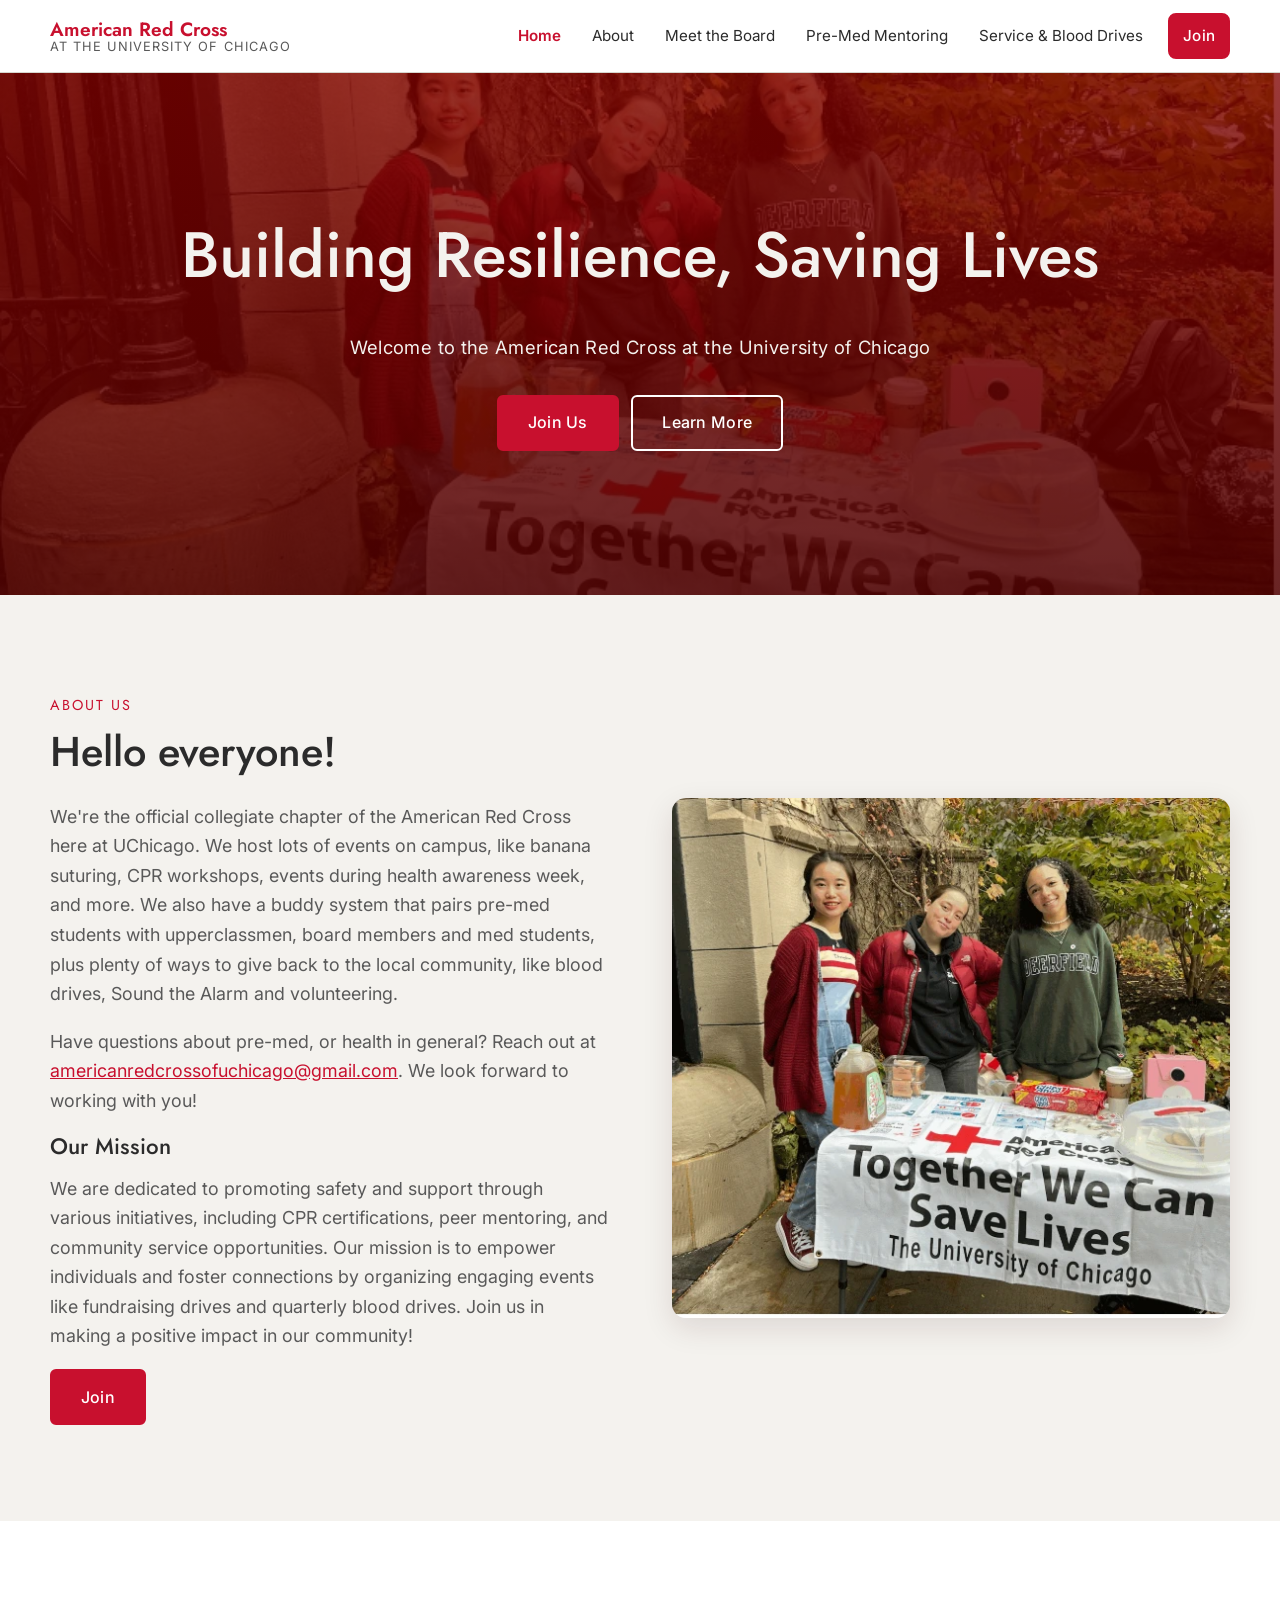
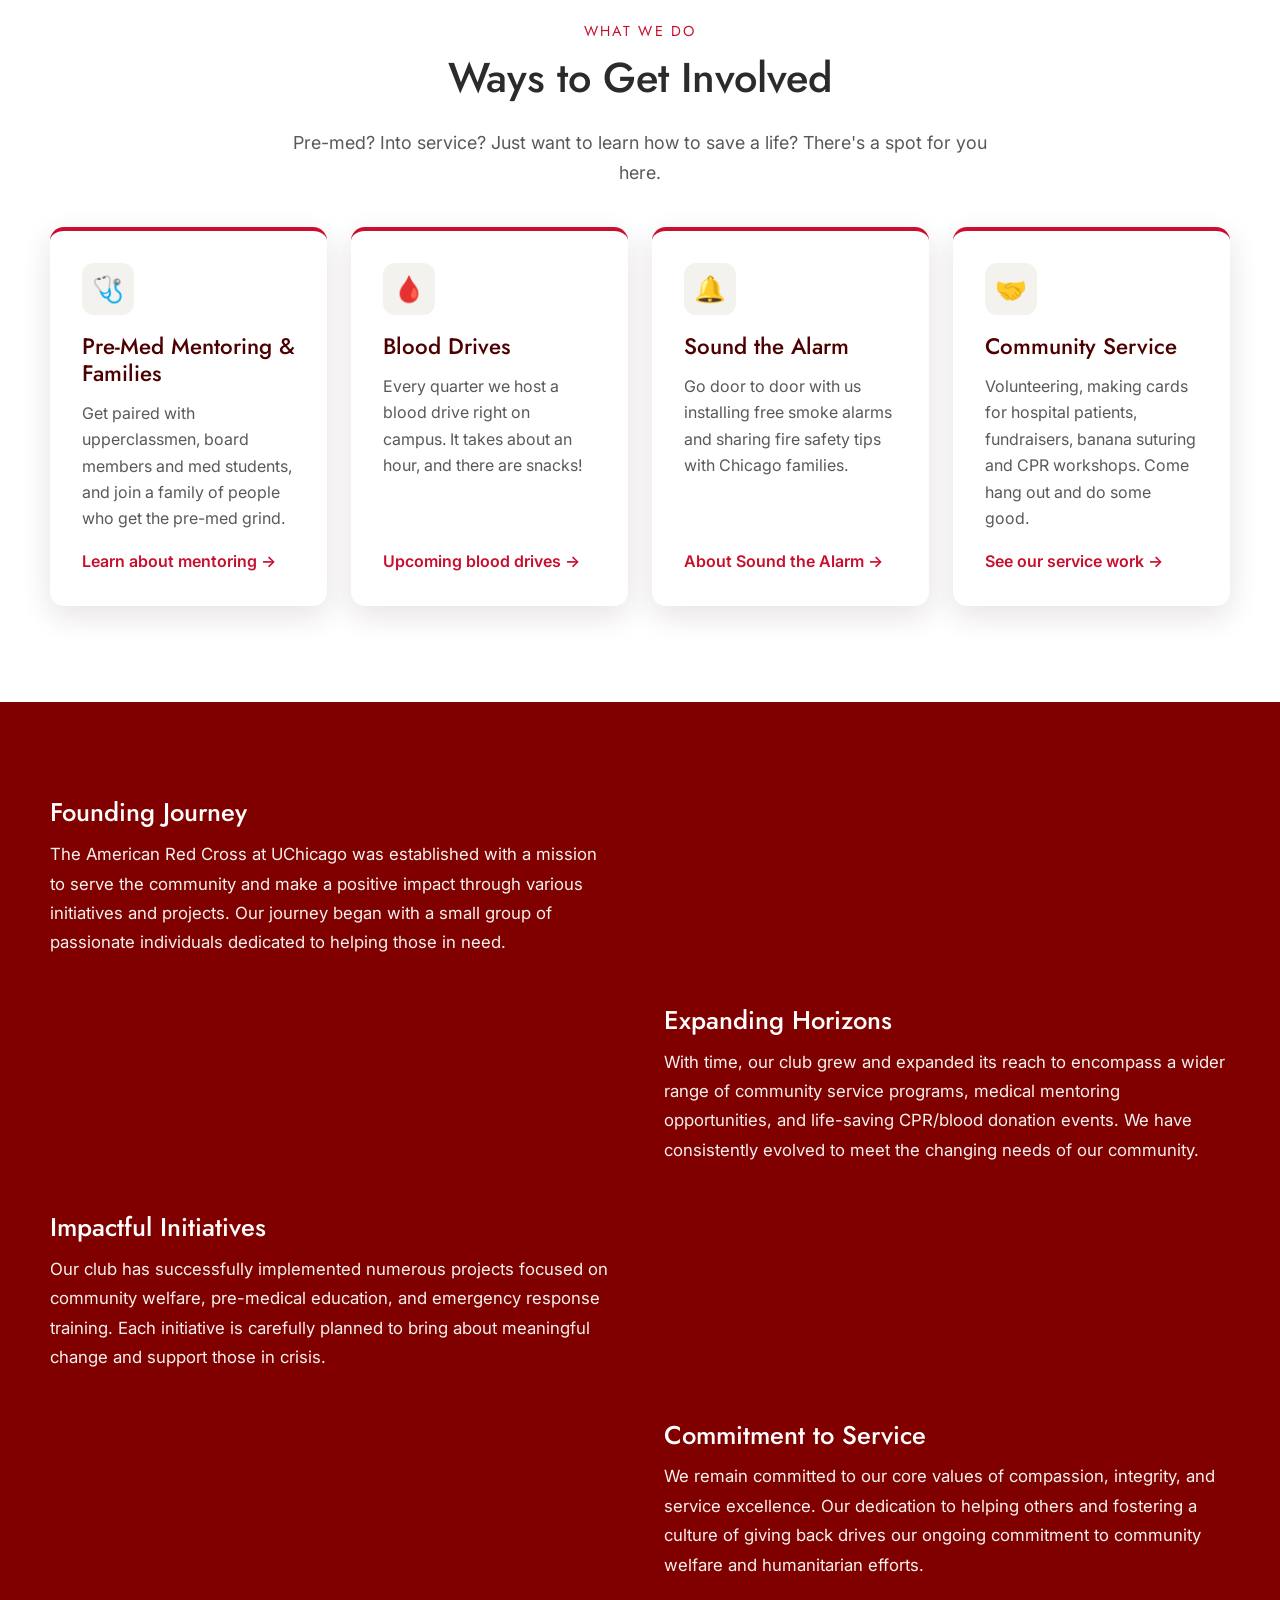
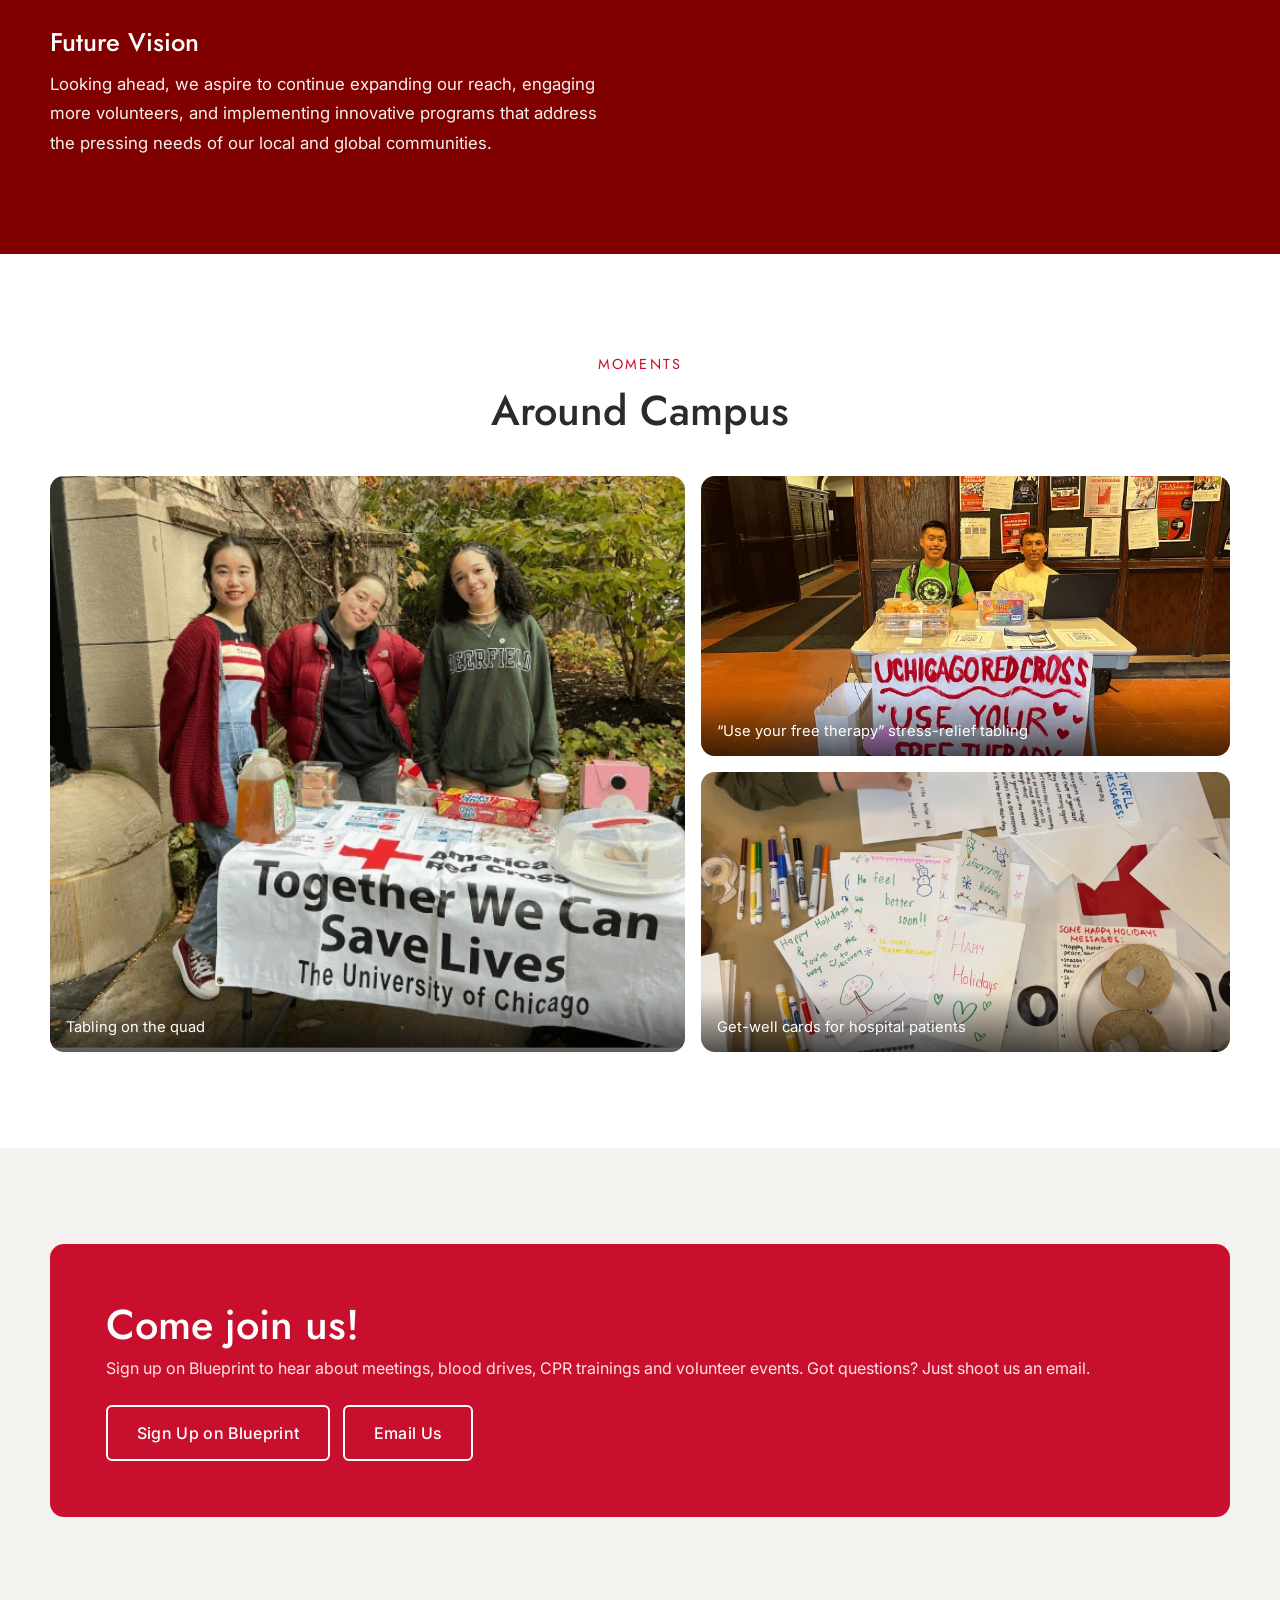
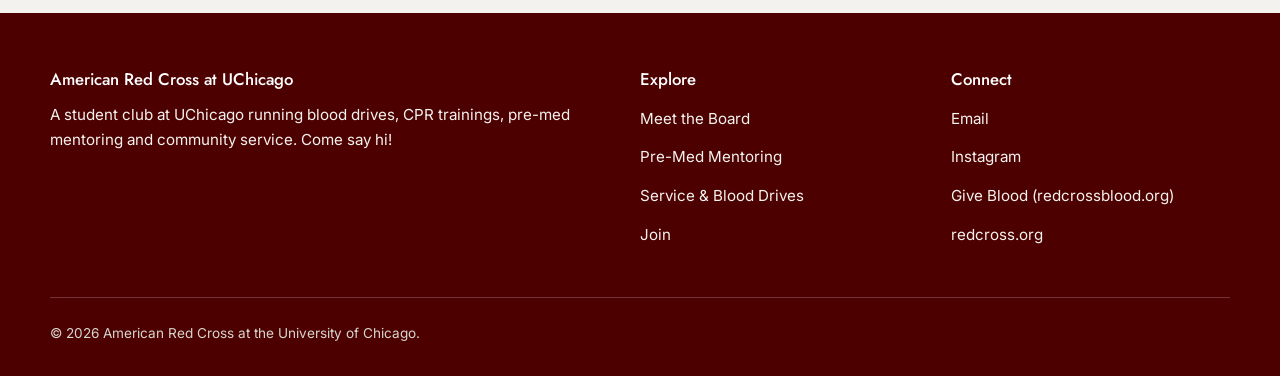
<file: index.html>
<!DOCTYPE html>
<html lang="en">
<head>
  <meta charset="UTF-8" />
  <meta name="viewport" content="width=device-width, initial-scale=1.0" />
  <title>American Red Cross at UChicago | Building Resilience, Saving Lives</title>
  <meta name="description" content="The American Red Cross club at the University of Chicago: CPR certifications, pre-med mentoring, community service, blood drives and Sound the Alarm." />
  <link rel="preconnect" href="https://fonts.googleapis.com" />
  <link rel="preconnect" href="https://fonts.gstatic.com" crossorigin />
  <link href="https://fonts.googleapis.com/css2?family=Inter:wght@400;500;600;700&family=Jost:wght@400;500;600&display=swap" rel="stylesheet" />
  <link rel="stylesheet" href="assets/css/styles.css" />
</head>
<body>
  <a class="skip-link" href="#main">Skip to content</a>

  <header class="site-header">
    <nav class="container nav" aria-label="Main">
      <a class="brand" href="index.html">
        <span class="brand-top">American Red Cross</span>
        <span class="brand-bottom">at the University of Chicago</span>
      </a>
      <button class="nav-toggle" aria-expanded="false" aria-controls="nav-links" aria-label="Open menu">☰</button>
      <ul class="nav-links" id="nav-links">
        <li><a href="index.html" aria-current="page">Home</a></li>
        <li><a href="index.html#about">About</a></li>
        <li><a href="board.html">Meet the Board</a></li>
        <li><a href="mentoring.html">Pre-Med Mentoring</a></li>
        <li><a href="service.html">Service &amp; Blood Drives</a></li>
        <li><a class="btn" href="index.html#join">Join</a></li>
      </ul>
    </nav>
  </header>

  <main id="main">
    <!-- Hero -->
    <section class="hero">
      <div class="container">
        <h1>Building Resilience, Saving Lives</h1>
        <p>Welcome to the American Red Cross at the University of Chicago</p>
        <div class="btn-row">
          <a class="btn" href="#join">Join Us</a>
          <a class="btn btn-outline" href="#about">Learn More</a>
        </div>
      </div>
    </section>

    <!-- About / mission -->
    <section class="section section-cream" id="about">
      <div class="container split">
        <div class="reveal">
          <span class="eyebrow">About Us</span>
          <h2>Hello everyone!</h2>
          <p class="lead">
            We're the official collegiate chapter of the American Red Cross here at UChicago. We host
            lots of events on campus, like banana suturing, CPR workshops, events during health
            awareness week, and more. We also have a buddy system that pairs pre-med students with
            upperclassmen, board members and med students, plus plenty of ways to give back to the local community,
            like blood drives, Sound the Alarm and volunteering.
          </p>
          <p class="lead">
            Have questions about pre-med, or health in general? Reach out at
            <a href="mailto:americanredcrossofuchicago@gmail.com">americanredcrossofuchicago@gmail.com</a>.
            We look forward to working with you!
          </p>
          <h3>Our Mission</h3>
          <p class="lead">
            We are dedicated to promoting safety and support through various initiatives, including
            CPR certifications, peer mentoring, and community service opportunities. Our mission is to
            empower individuals and foster connections by organizing engaging events like fundraising
            drives and quarterly blood drives. Join us in making a positive impact in our community!
          </p>
          <a class="btn" href="#join">Join</a>
        </div>
        <img class="photo reveal" src="assets/img/save-lives-table.webp"
             alt="Three club members smiling behind a table with a 'Together We Can Save Lives, The University of Chicago' Red Cross banner"
             width="820" height="526" />
      </div>
    </section>

    <!-- What we do -->
    <section class="section">
      <div class="container">
        <div class="section-head center reveal">
          <span class="eyebrow">What We Do</span>
          <h2>Ways to Get Involved</h2>
          <p class="lead">Pre-med? Into service? Just want to learn how to save a life? There's a spot for you here.</p>
        </div>
        <div class="cards">
          <article class="card reveal">
            <div class="card-icon" aria-hidden="true">🩺</div>
            <h3>Pre-Med Mentoring &amp; Families</h3>
            <p>Get paired with upperclassmen, board members and med students, and join a family of people who get the pre-med grind.</p>
            <a class="card-link" href="mentoring.html">Learn about mentoring</a>
          </article>
          <article class="card reveal">
            <div class="card-icon" aria-hidden="true">🩸</div>
            <h3>Blood Drives</h3>
            <p>Every quarter we host a blood drive right on campus. It takes about an hour, and there are snacks!</p>
            <a class="card-link" href="service.html#blood-drives">Upcoming blood drives</a>
          </article>
          <article class="card reveal">
            <div class="card-icon" aria-hidden="true">🔔</div>
            <h3>Sound the Alarm</h3>
            <p>Go door to door with us installing free smoke alarms and sharing fire safety tips with Chicago families.</p>
            <a class="card-link" href="service.html#sound-the-alarm">About Sound the Alarm</a>
          </article>
          <article class="card reveal">
            <div class="card-icon" aria-hidden="true">🤝</div>
            <h3>Community Service</h3>
            <p>Volunteering, making cards for hospital patients, fundraisers, banana suturing and CPR workshops. Come hang out and do some good.</p>
            <a class="card-link" href="service.html#community-service">See our service work</a>
          </article>
        </div>
      </div>
    </section>

    <!-- Our story: staggered left/right, like the original site -->
    <section class="section section-maroon" aria-label="Our story">
      <div class="container">
        <div class="story">
          <article class="story-item reveal">
            <h3>Founding Journey</h3>
            <p>The American Red Cross at UChicago was established with a mission to serve the community and make a positive impact through various initiatives and projects. Our journey began with a small group of passionate individuals dedicated to helping those in need.</p>
          </article>
          <article class="story-item reveal">
            <h3>Expanding Horizons</h3>
            <p>With time, our club grew and expanded its reach to encompass a wider range of community service programs, medical mentoring opportunities, and life-saving CPR/blood donation events. We have consistently evolved to meet the changing needs of our community.</p>
          </article>
          <article class="story-item reveal">
            <h3>Impactful Initiatives</h3>
            <p>Our club has successfully implemented numerous projects focused on community welfare, pre-medical education, and emergency response training. Each initiative is carefully planned to bring about meaningful change and support those in crisis.</p>
          </article>
          <article class="story-item reveal">
            <h3>Commitment to Service</h3>
            <p>We remain committed to our core values of compassion, integrity, and service excellence. Our dedication to helping others and fostering a culture of giving back drives our ongoing commitment to community welfare and humanitarian efforts.</p>
          </article>
          <article class="story-item reveal">
            <h3>Future Vision</h3>
            <p>Looking ahead, we aspire to continue expanding our reach, engaging more volunteers, and implementing innovative programs that address the pressing needs of our local and global communities.</p>
          </article>
        </div>
      </div>
    </section>

    <!-- Gallery -->
    <section class="section">
      <div class="container">
        <div class="section-head center reveal">
          <span class="eyebrow">Moments</span>
          <h2>Around Campus</h2>
        </div>
        <div class="gallery reveal">
          <figure>
            <img src="assets/img/save-lives-table.webp" alt="Club members tabling outside on the quad with a Red Cross banner" loading="lazy" width="820" height="526" />
            <figcaption>Tabling on the quad</figcaption>
          </figure>
          <figure>
            <img src="assets/img/free-therapy-table.webp" alt="Two members at a table with a hand-painted 'UChicago Red Cross: Use Your Free Therapy' sign" loading="lazy" width="786" height="596" />
            <figcaption>“Use your free therapy” stress-relief tabling</figcaption>
          </figure>
          <figure>
            <img src="assets/img/get-well-cards.webp" alt="Handmade get-well and happy holidays cards spread across a table with markers" loading="lazy" width="794" height="592" />
            <figcaption>Get-well cards for hospital patients</figcaption>
          </figure>
        </div>
      </div>
    </section>

    <!-- Join -->
    <section class="section section-cream" id="join">
      <div class="container">
        <div class="cta reveal">
          <div>
            <h2>Come join us!</h2>
            <p>Sign up on Blueprint to hear about meetings, blood drives, CPR trainings and volunteer events. Got questions? Just shoot us an email.</p>
          </div>
          <div class="btn-row">
            <!-- TODO: swap in the direct link to our club page on Blueprint -->
            <a class="btn btn-outline" href="https://blueprint.uchicago.edu/">Sign Up on Blueprint</a>
            <a class="btn btn-outline" href="mailto:americanredcrossofuchicago@gmail.com">Email Us</a>
          </div>
        </div>
      </div>
    </section>
  </main>

  <footer class="site-footer">
    <div class="container">
      <div class="footer-grid">
        <div>
          <h4>American Red Cross at UChicago</h4>
          <p>A student club at UChicago running blood drives, CPR trainings, pre-med mentoring and community service. Come say hi!</p>
        </div>
        <div>
          <h4>Explore</h4>
          <ul>
            <li><a href="board.html">Meet the Board</a></li>
            <li><a href="mentoring.html">Pre-Med Mentoring</a></li>
            <li><a href="service.html">Service &amp; Blood Drives</a></li>
            <li><a href="index.html#join">Join</a></li>
          </ul>
        </div>
        <div>
          <h4>Connect</h4>
          <ul>
            <!-- TODO: fill in Instagram link -->
            <li><a href="mailto:americanredcrossofuchicago@gmail.com">Email</a></li>
            <li><a href="https://www.instagram.com/">Instagram</a></li>
            <li><a href="https://www.redcrossblood.org/">Give Blood (redcrossblood.org)</a></li>
            <li><a href="https://www.redcross.org/">redcross.org</a></li>
          </ul>
        </div>
      </div>
      <div class="footer-bottom">
        © <span id="year"></span> American Red Cross at the University of Chicago.
      </div>
    </div>
  </footer>

  <script src="assets/js/main.js"></script>
</body>
</html>
</file>
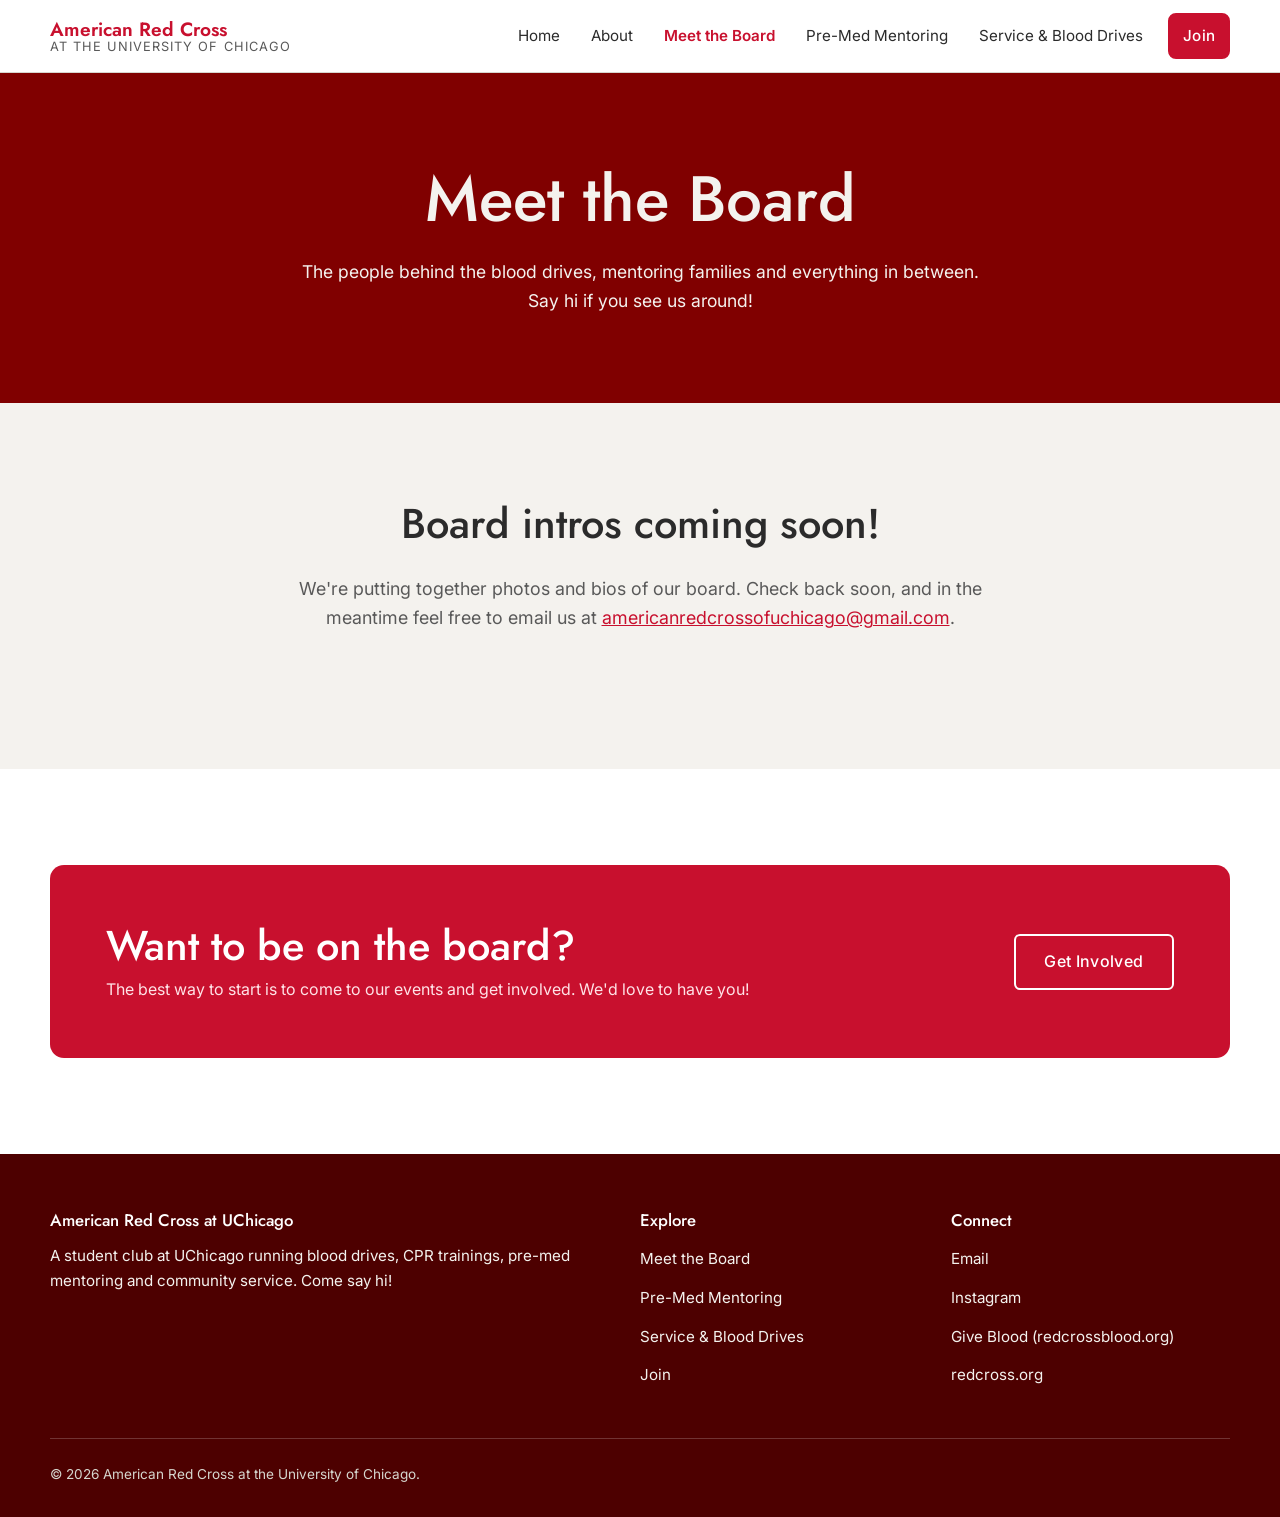
<file: board.html>
<!DOCTYPE html>
<html lang="en">
<head>
  <meta charset="UTF-8" />
  <meta name="viewport" content="width=device-width, initial-scale=1.0" />
  <title>Meet the Board | American Red Cross at UChicago</title>
  <meta name="description" content="Meet the executive board of the American Red Cross club at the University of Chicago." />
  <link rel="preconnect" href="https://fonts.googleapis.com" />
  <link rel="preconnect" href="https://fonts.gstatic.com" crossorigin />
  <link href="https://fonts.googleapis.com/css2?family=Inter:wght@400;500;600;700&family=Jost:wght@400;500;600&display=swap" rel="stylesheet" />
  <link rel="stylesheet" href="assets/css/styles.css" />
</head>
<body>
  <a class="skip-link" href="#main">Skip to content</a>

  <header class="site-header">
    <nav class="container nav" aria-label="Main">
      <a class="brand" href="index.html">
        <span class="brand-top">American Red Cross</span>
        <span class="brand-bottom">at the University of Chicago</span>
      </a>
      <button class="nav-toggle" aria-expanded="false" aria-controls="nav-links" aria-label="Open menu">☰</button>
      <ul class="nav-links" id="nav-links">
        <li><a href="index.html">Home</a></li>
        <li><a href="index.html#about">About</a></li>
        <li><a href="board.html" aria-current="page">Meet the Board</a></li>
        <li><a href="mentoring.html">Pre-Med Mentoring</a></li>
        <li><a href="service.html">Service &amp; Blood Drives</a></li>
        <li><a class="btn" href="index.html#join">Join</a></li>
      </ul>
    </nav>
  </header>

  <main id="main">
    <section class="page-hero">
      <div class="container">
        <h1>Meet the Board</h1>
        <p>The people behind the blood drives, mentoring families and everything in between. Say hi if you see us around!</p>
      </div>
    </section>

    <section class="section section-cream">
      <div class="container">
        <div class="section-head center reveal">
          <h2>Board intros coming soon!</h2>
          <p class="lead">We're putting together photos and bios of our board. Check back soon, and in the meantime feel free to email us at <a href="mailto:americanredcrossofuchicago@gmail.com">americanredcrossofuchicago@gmail.com</a>.</p>
        </div>
        <!--
          TO ADD BOARD MEMBERS LATER
          1. Delete the "coming soon" block above.
          2. Put headshots in assets/img/board/ (square photos look best).
          3. Uncomment the grid below and copy/paste one <article class="member"> per person.

        <div class="board-grid">
          <article class="member reveal">
            <div class="member-photo"><img src="assets/img/board/first-last.jpg" alt="First Last" /></div>
            <div class="member-body">
              <h3>First Last</h3>
              <div class="member-role">Position</div>
              <p class="member-meta">Class of 20XX · Major</p>
            </div>
          </article>
        </div>
        -->
      </div>
    </section>

    <section class="section">
      <div class="container">
        <div class="cta reveal">
          <div>
            <h2>Want to be on the board?</h2>
            <p>The best way to start is to come to our events and get involved. We'd love to have you!</p>
          </div>
          <a class="btn btn-outline" href="index.html#join">Get Involved</a>
        </div>
      </div>
    </section>
  </main>

  <footer class="site-footer">
    <div class="container">
      <div class="footer-grid">
        <div>
          <h4>American Red Cross at UChicago</h4>
          <p>A student club at UChicago running blood drives, CPR trainings, pre-med mentoring and community service. Come say hi!</p>
        </div>
        <div>
          <h4>Explore</h4>
          <ul>
            <li><a href="board.html">Meet the Board</a></li>
            <li><a href="mentoring.html">Pre-Med Mentoring</a></li>
            <li><a href="service.html">Service &amp; Blood Drives</a></li>
            <li><a href="index.html#join">Join</a></li>
          </ul>
        </div>
        <div>
          <h4>Connect</h4>
          <ul>
            <!-- TODO: fill in Instagram link -->
            <li><a href="mailto:americanredcrossofuchicago@gmail.com">Email</a></li>
            <li><a href="https://www.instagram.com/">Instagram</a></li>
            <li><a href="https://www.redcrossblood.org/">Give Blood (redcrossblood.org)</a></li>
            <li><a href="https://www.redcross.org/">redcross.org</a></li>
          </ul>
        </div>
      </div>
      <div class="footer-bottom">
        © <span id="year"></span> American Red Cross at the University of Chicago.
      </div>
    </div>
  </footer>

  <script src="assets/js/main.js"></script>
</body>
</html>
</file>
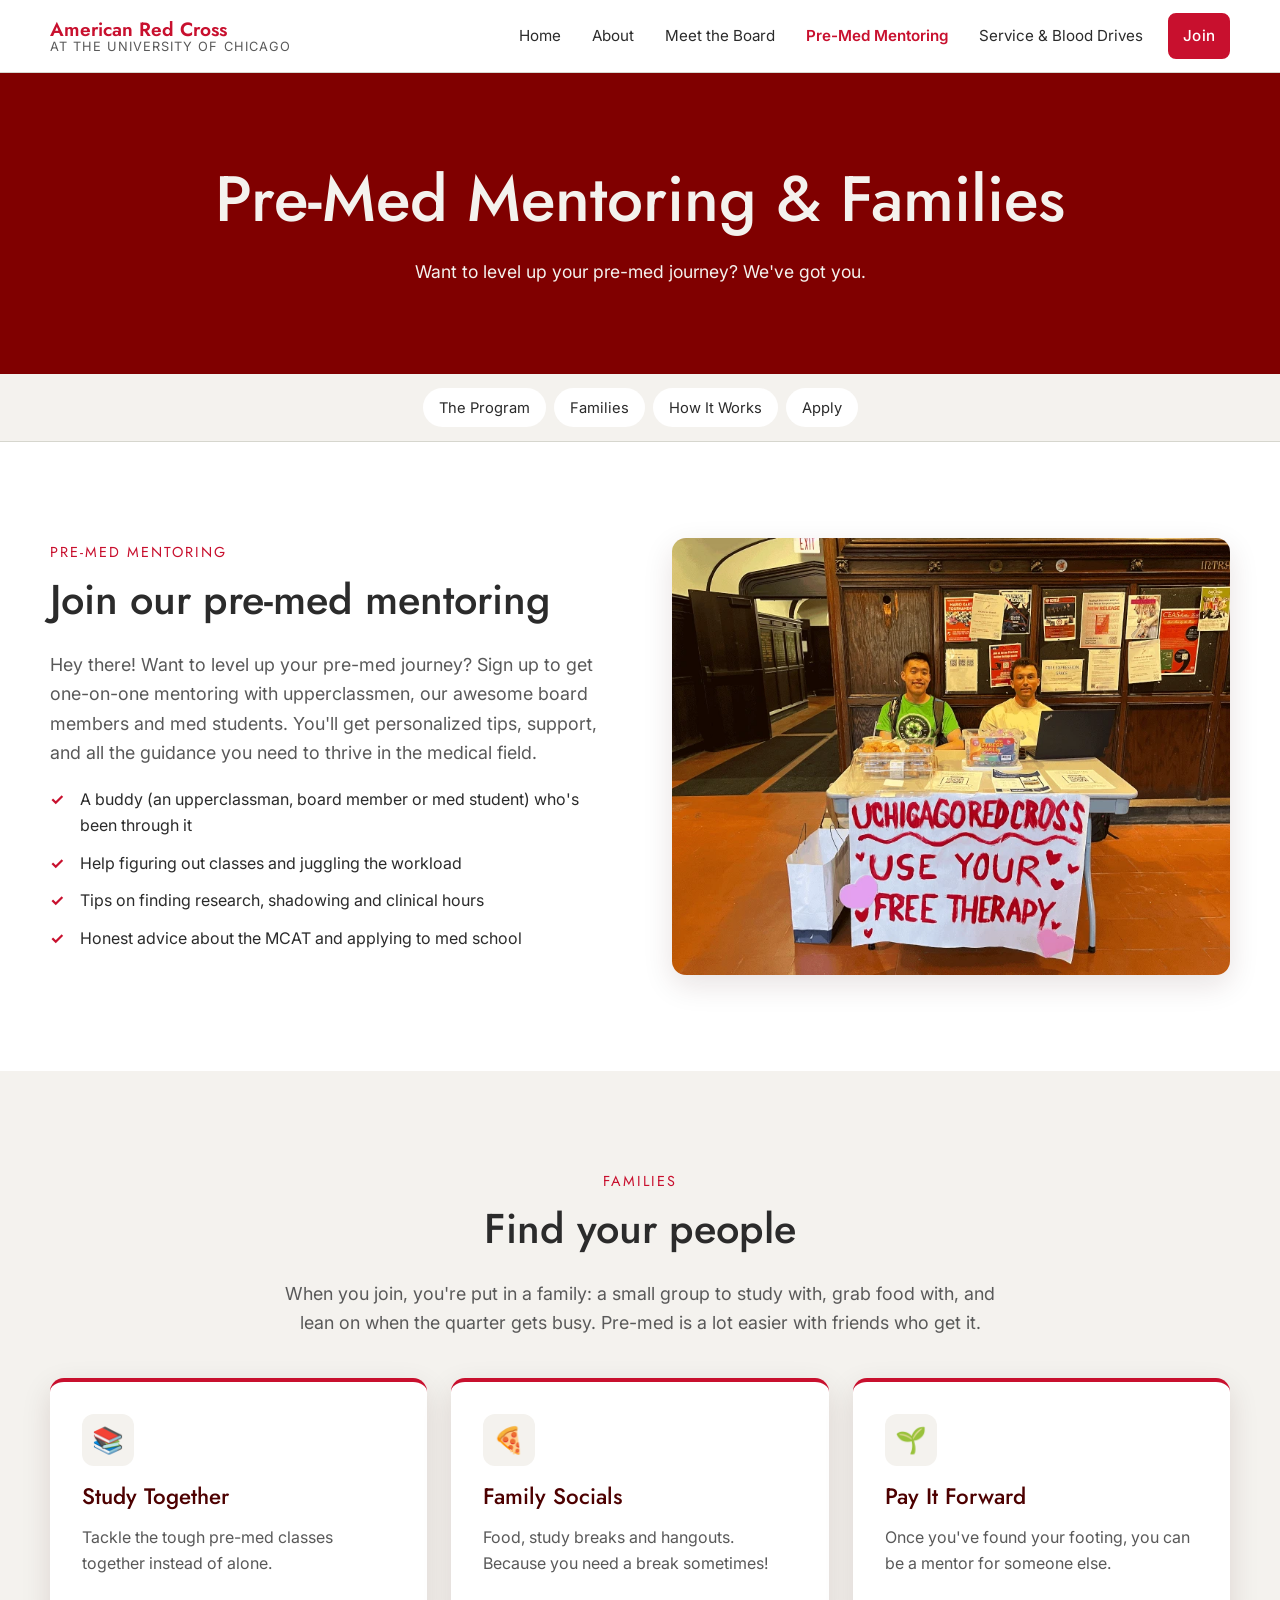
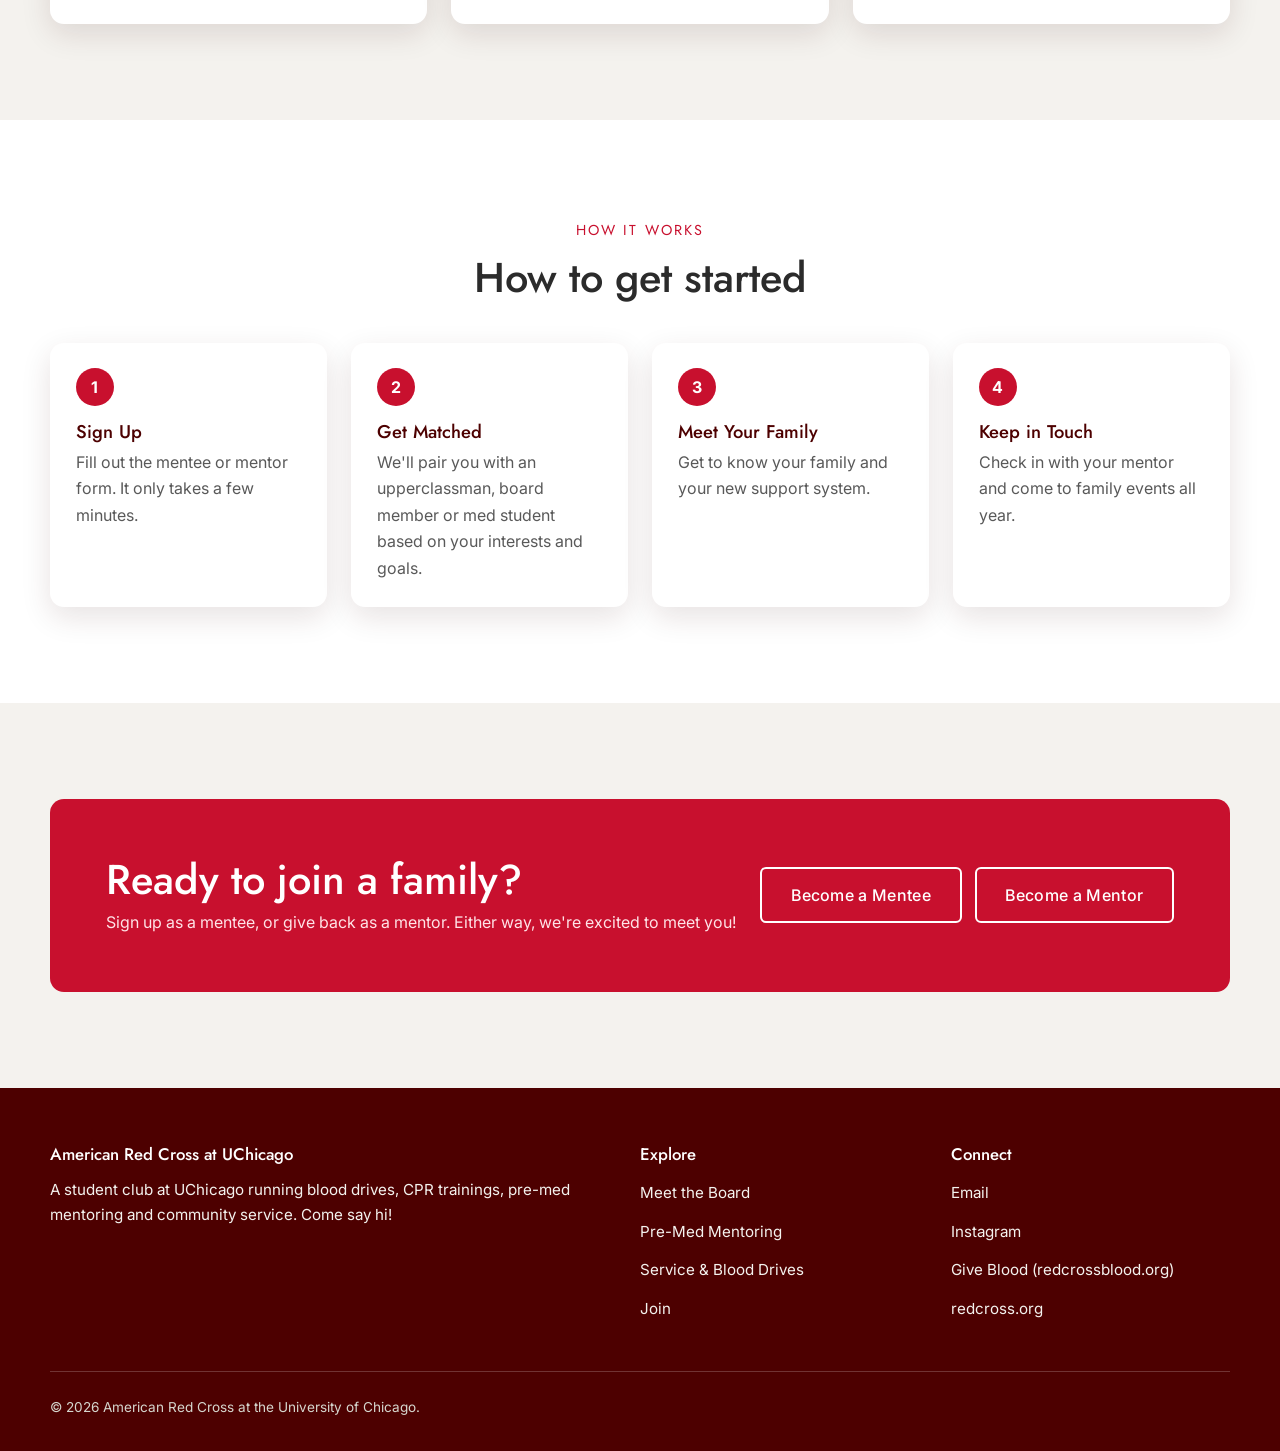
<file: mentoring.html>
<!DOCTYPE html>
<html lang="en">
<head>
  <meta charset="UTF-8" />
  <meta name="viewport" content="width=device-width, initial-scale=1.0" />
  <title>Pre-Med Mentoring &amp; Families | American Red Cross at UChicago</title>
  <meta name="description" content="The American Red Cross at UChicago pre-med mentoring program and mentorship families." />
  <link rel="preconnect" href="https://fonts.googleapis.com" />
  <link rel="preconnect" href="https://fonts.gstatic.com" crossorigin />
  <link href="https://fonts.googleapis.com/css2?family=Inter:wght@400;500;600;700&family=Jost:wght@400;500;600&display=swap" rel="stylesheet" />
  <link rel="stylesheet" href="assets/css/styles.css" />
</head>
<body>
  <a class="skip-link" href="#main">Skip to content</a>

  <header class="site-header">
    <nav class="container nav" aria-label="Main">
      <a class="brand" href="index.html">
        <span class="brand-top">American Red Cross</span>
        <span class="brand-bottom">at the University of Chicago</span>
      </a>
      <button class="nav-toggle" aria-expanded="false" aria-controls="nav-links" aria-label="Open menu">☰</button>
      <ul class="nav-links" id="nav-links">
        <li><a href="index.html">Home</a></li>
        <li><a href="index.html#about">About</a></li>
        <li><a href="board.html">Meet the Board</a></li>
        <li><a href="mentoring.html" aria-current="page">Pre-Med Mentoring</a></li>
        <li><a href="service.html">Service &amp; Blood Drives</a></li>
        <li><a class="btn" href="index.html#join">Join</a></li>
      </ul>
    </nav>
  </header>

  <main id="main">
    <section class="page-hero">
      <div class="container">
        <h1>Pre-Med Mentoring &amp; Families</h1>
        <p>Want to level up your pre-med journey? We've got you.</p>
      </div>
    </section>

    <nav class="subnav" aria-label="On this page">
      <ul>
        <li><a href="#program">The Program</a></li>
        <li><a href="#families">Families</a></li>
        <li><a href="#how-it-works">How It Works</a></li>
        <li><a href="#apply">Apply</a></li>
      </ul>
    </nav>

    <!-- Program overview -->
    <section class="section" id="program">
      <div class="container split">
        <div class="reveal">
          <span class="eyebrow">Pre-Med Mentoring</span>
          <h2>Join our pre-med mentoring</h2>
          <p class="lead">
            Hey there! Want to level up your pre-med journey? Sign up to get one-on-one mentoring
            with upperclassmen, our awesome board members and med students. You'll get personalized tips, support, and all the
            guidance you need to thrive in the medical field.
          </p>
          <ul class="checklist">
            <li>A buddy (an upperclassman, board member or med student) who's been through it</li>
            <li>Help figuring out classes and juggling the workload</li>
            <li>Tips on finding research, shadowing and clinical hours</li>
            <li>Honest advice about the MCAT and applying to med school</li>
          </ul>
        </div>
        <img class="photo reveal" src="assets/img/free-therapy-table.webp"
             alt="Two club members sitting at a table with a hand-painted 'UChicago Red Cross: Use Your Free Therapy' sign"
             width="786" height="596" />
      </div>
    </section>

    <!-- Families -->
    <section class="section section-cream" id="families">
      <div class="container">
        <div class="section-head center reveal">
          <span class="eyebrow">Families</span>
          <h2>Find your people</h2>
          <p class="lead">
            When you join, you're put in a family: a small group to study with, grab food with,
            and lean on when the quarter gets busy. Pre-med is a lot easier with friends who get it.
          </p>
        </div>
        <div class="cards">
          <article class="card reveal">
            <div class="card-icon" aria-hidden="true">📚</div>
            <h3>Study Together</h3>
            <p>Tackle the tough pre-med classes together instead of alone.</p>
          </article>
          <article class="card reveal">
            <div class="card-icon" aria-hidden="true">🍕</div>
            <h3>Family Socials</h3>
            <p>Food, study breaks and hangouts. Because you need a break sometimes!</p>
          </article>
          <article class="card reveal">
            <div class="card-icon" aria-hidden="true">🌱</div>
            <h3>Pay It Forward</h3>
            <p>Once you've found your footing, you can be a mentor for someone else.</p>
          </article>
        </div>
      </div>
    </section>

    <!-- How it works -->
    <section class="section" id="how-it-works">
      <div class="container">
        <div class="section-head center reveal">
          <span class="eyebrow">How It Works</span>
          <h2>How to get started</h2>
        </div>
        <ol class="steps reveal">
          <li>
            <h3>Sign Up</h3>
            <p>Fill out the mentee or mentor form. It only takes a few minutes.</p>
          </li>
          <li>
            <h3>Get Matched</h3>
            <p>We'll pair you with an upperclassman, board member or med student based on your interests and goals.</p>
          </li>
          <li>
            <h3>Meet Your Family</h3>
            <p>Get to know your family and your new support system.</p>
          </li>
          <li>
            <h3>Keep in Touch</h3>
            <p>Check in with your mentor and come to family events all year.</p>
          </li>
        </ol>
      </div>
    </section>

    <!-- Apply -->
    <section class="section section-cream" id="apply">
      <div class="container">
        <div class="cta reveal">
          <div>
            <h2>Ready to join a family?</h2>
            <p>Sign up as a mentee, or give back as a mentor. Either way, we're excited to meet you!</p>
          </div>
          <div class="btn-row">
            <!-- TODO: replace # with your mentee and mentor form links -->
            <a class="btn btn-outline" href="#">Become a Mentee</a>
            <a class="btn btn-outline" href="#">Become a Mentor</a>
          </div>
        </div>
      </div>
    </section>
  </main>

  <footer class="site-footer">
    <div class="container">
      <div class="footer-grid">
        <div>
          <h4>American Red Cross at UChicago</h4>
          <p>A student club at UChicago running blood drives, CPR trainings, pre-med mentoring and community service. Come say hi!</p>
        </div>
        <div>
          <h4>Explore</h4>
          <ul>
            <li><a href="board.html">Meet the Board</a></li>
            <li><a href="mentoring.html">Pre-Med Mentoring</a></li>
            <li><a href="service.html">Service &amp; Blood Drives</a></li>
            <li><a href="index.html#join">Join</a></li>
          </ul>
        </div>
        <div>
          <h4>Connect</h4>
          <ul>
            <!-- TODO: fill in Instagram link -->
            <li><a href="mailto:americanredcrossofuchicago@gmail.com">Email</a></li>
            <li><a href="https://www.instagram.com/">Instagram</a></li>
            <li><a href="https://www.redcrossblood.org/">Give Blood (redcrossblood.org)</a></li>
            <li><a href="https://www.redcross.org/">redcross.org</a></li>
          </ul>
        </div>
      </div>
      <div class="footer-bottom">
        © <span id="year"></span> American Red Cross at the University of Chicago.
      </div>
    </div>
  </footer>

  <script src="assets/js/main.js"></script>
</body>
</html>
</file>
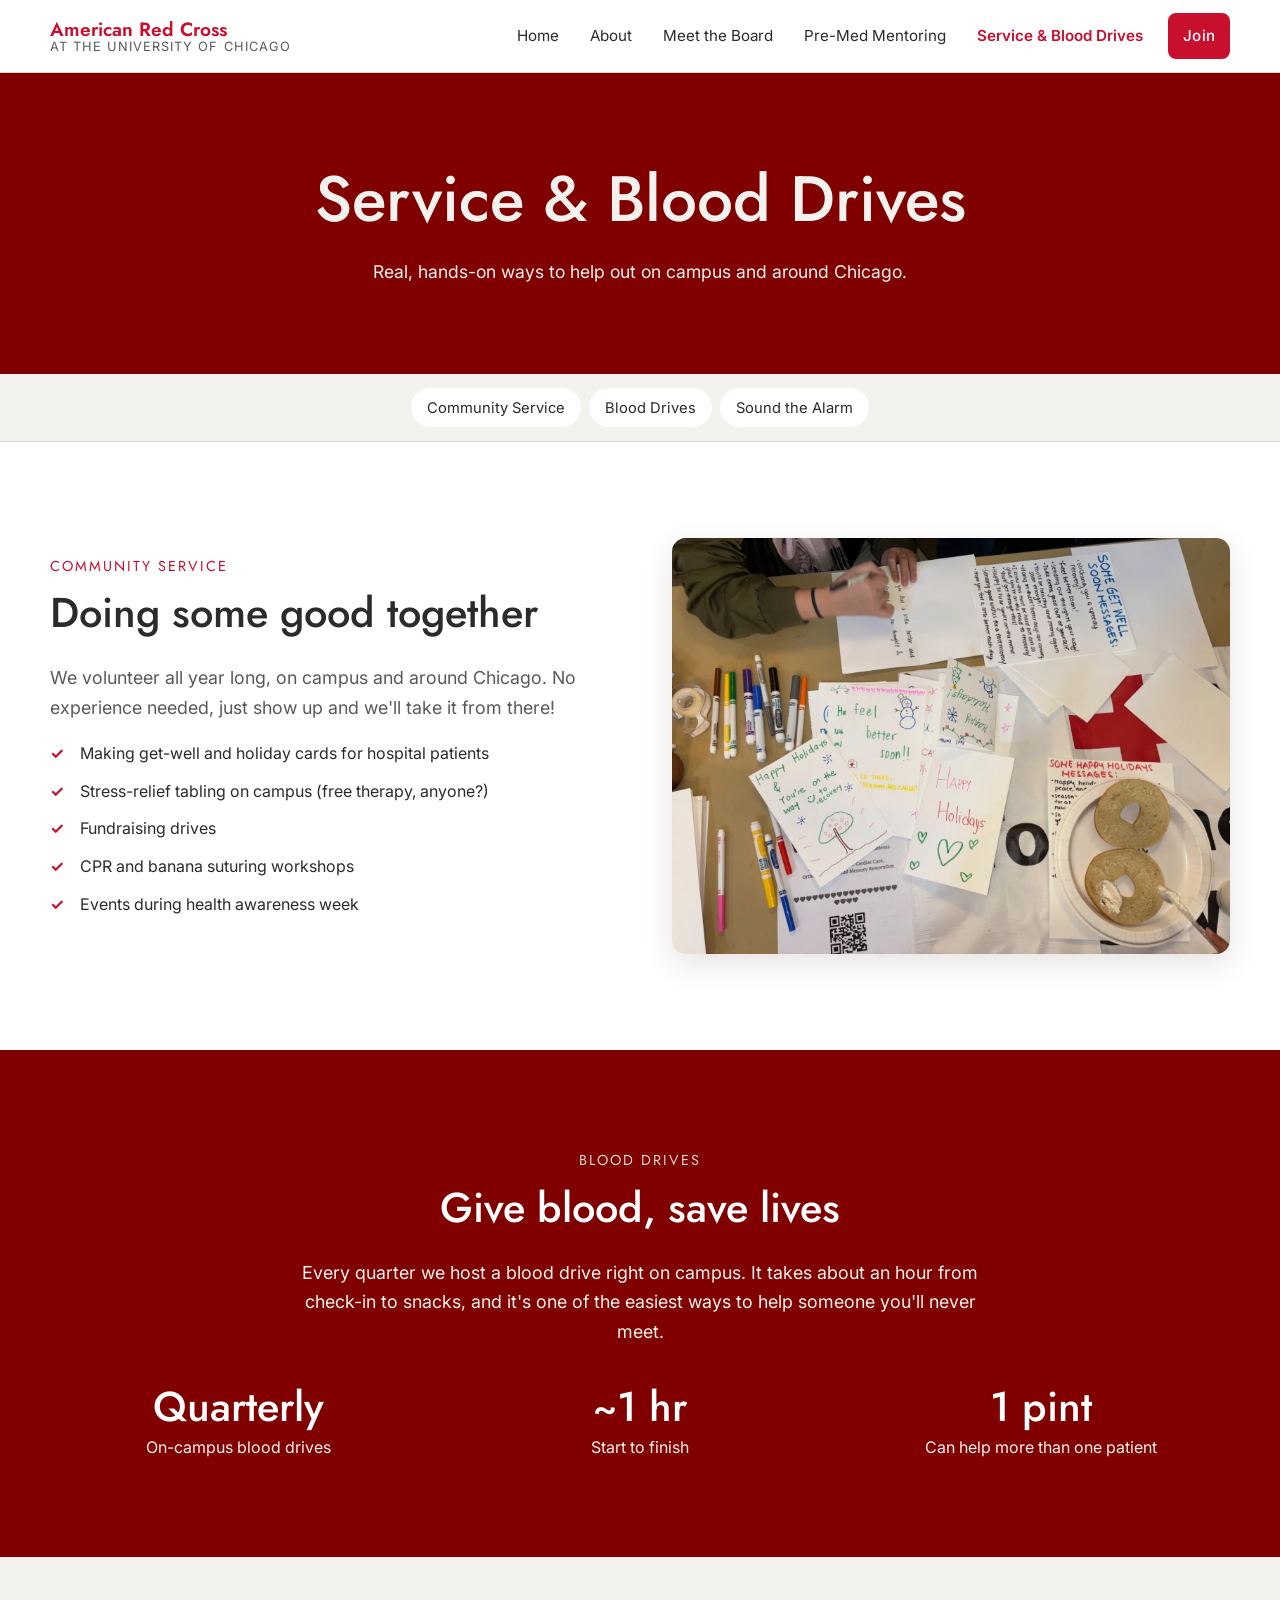
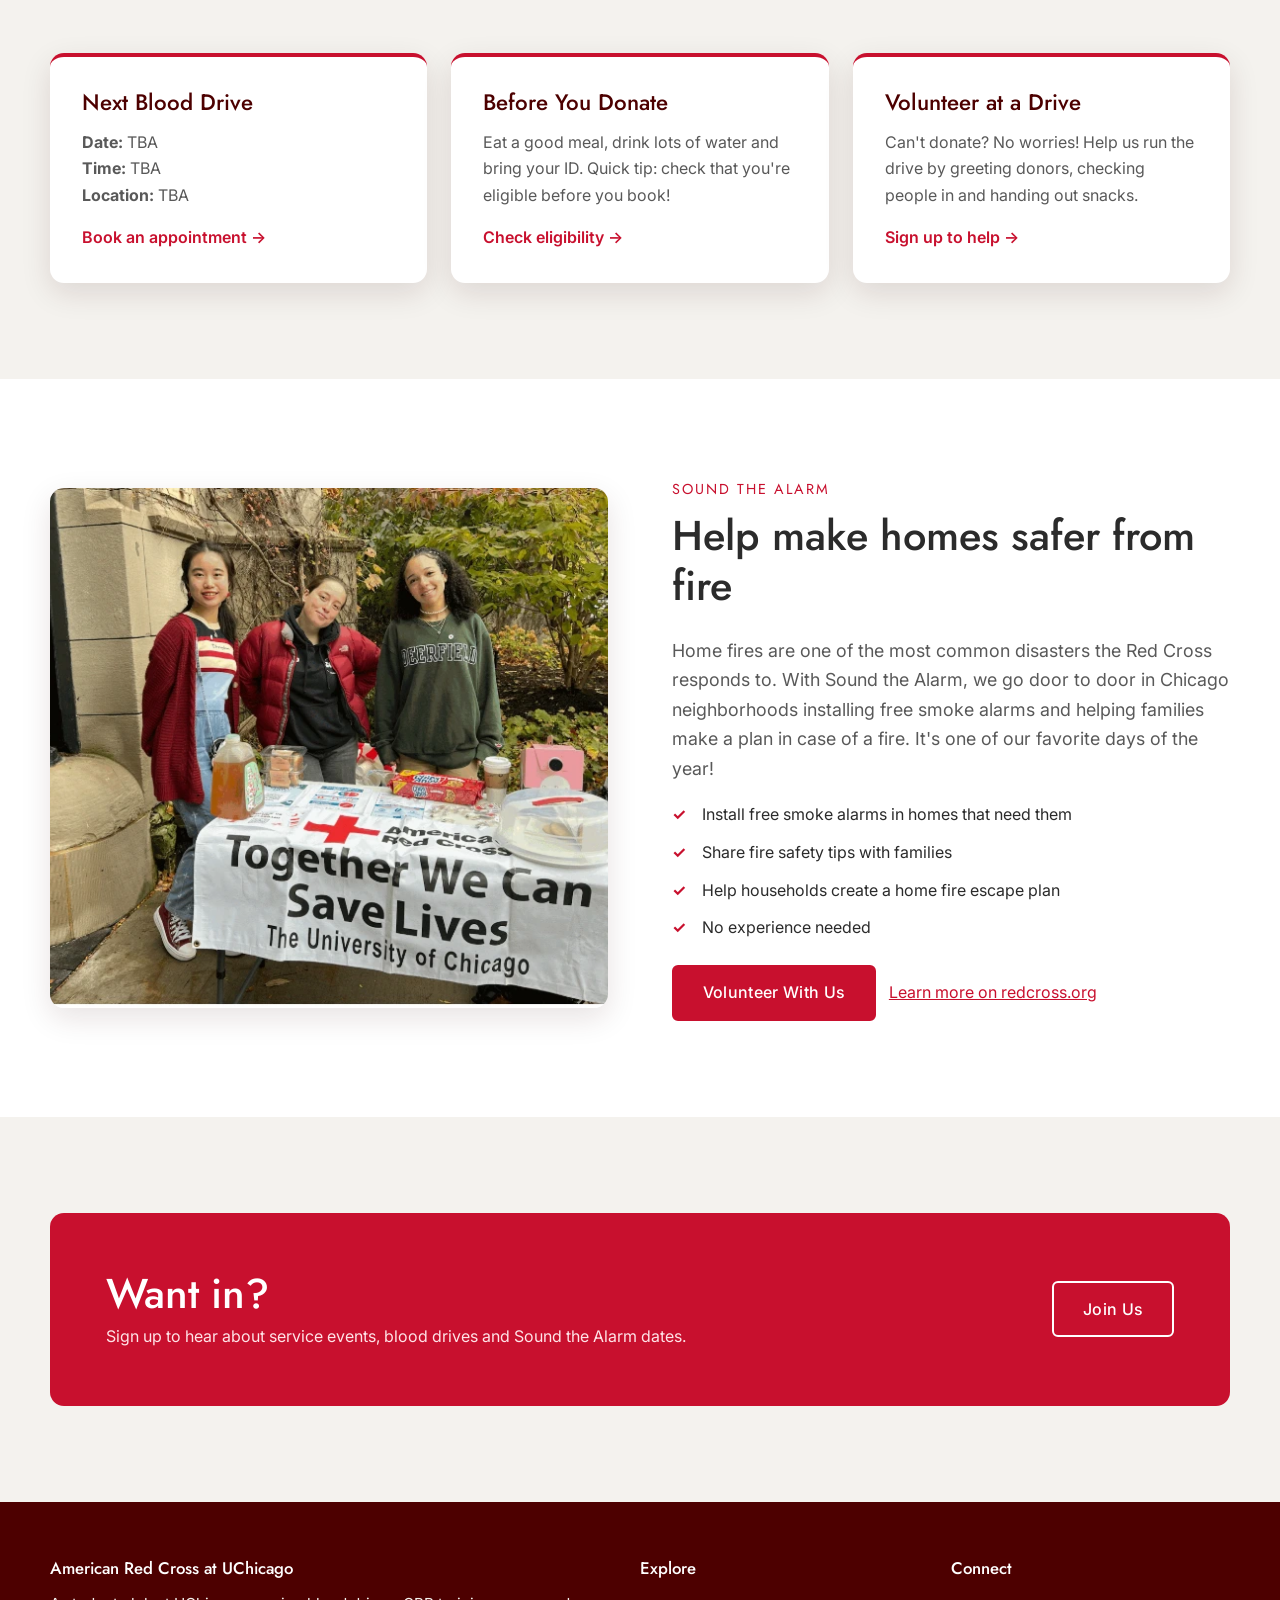
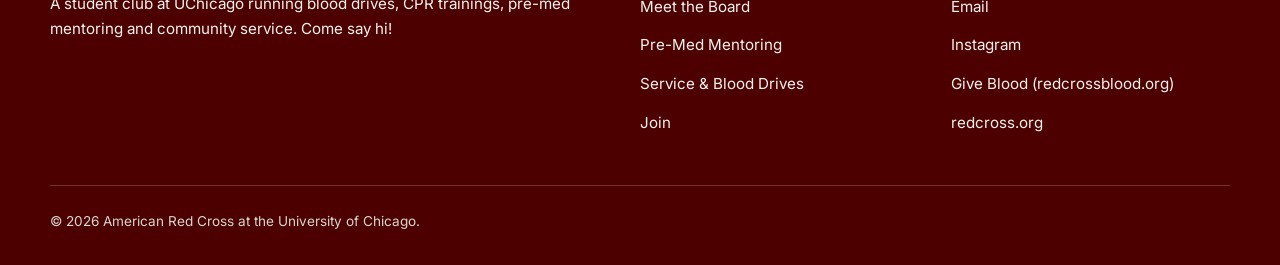
<file: service.html>
<!DOCTYPE html>
<html lang="en">
<head>
  <meta charset="UTF-8" />
  <meta name="viewport" content="width=device-width, initial-scale=1.0" />
  <title>Community Service, Blood Drives &amp; Sound the Alarm | American Red Cross at UChicago</title>
  <meta name="description" content="Community service, quarterly blood drives and Sound the Alarm smoke alarm installations with the American Red Cross at UChicago." />
  <link rel="preconnect" href="https://fonts.googleapis.com" />
  <link rel="preconnect" href="https://fonts.gstatic.com" crossorigin />
  <link href="https://fonts.googleapis.com/css2?family=Inter:wght@400;500;600;700&family=Jost:wght@400;500;600&display=swap" rel="stylesheet" />
  <link rel="stylesheet" href="assets/css/styles.css" />
</head>
<body>
  <a class="skip-link" href="#main">Skip to content</a>

  <header class="site-header">
    <nav class="container nav" aria-label="Main">
      <a class="brand" href="index.html">
        <span class="brand-top">American Red Cross</span>
        <span class="brand-bottom">at the University of Chicago</span>
      </a>
      <button class="nav-toggle" aria-expanded="false" aria-controls="nav-links" aria-label="Open menu">☰</button>
      <ul class="nav-links" id="nav-links">
        <li><a href="index.html">Home</a></li>
        <li><a href="index.html#about">About</a></li>
        <li><a href="board.html">Meet the Board</a></li>
        <li><a href="mentoring.html">Pre-Med Mentoring</a></li>
        <li><a href="service.html" aria-current="page">Service &amp; Blood Drives</a></li>
        <li><a class="btn" href="index.html#join">Join</a></li>
      </ul>
    </nav>
  </header>

  <main id="main">
    <section class="page-hero">
      <div class="container">
        <h1>Service &amp; Blood Drives</h1>
        <p>Real, hands-on ways to help out on campus and around Chicago.</p>
      </div>
    </section>

    <nav class="subnav" aria-label="On this page">
      <ul>
        <li><a href="#community-service">Community Service</a></li>
        <li><a href="#blood-drives">Blood Drives</a></li>
        <li><a href="#sound-the-alarm">Sound the Alarm</a></li>
      </ul>
    </nav>

    <!-- Community service -->
    <section class="section" id="community-service">
      <div class="container split">
        <div class="reveal">
          <span class="eyebrow">Community Service</span>
          <h2>Doing some good together</h2>
          <p class="lead">
            We volunteer all year long, on campus and around Chicago. No experience needed,
            just show up and we'll take it from there!
          </p>
          <ul class="checklist">
            <li>Making get-well and holiday cards for hospital patients</li>
            <li>Stress-relief tabling on campus (free therapy, anyone?)</li>
            <li>Fundraising drives</li>
            <li>CPR and banana suturing workshops</li>
            <li>Events during health awareness week</li>
          </ul>
        </div>
        <img class="photo reveal" src="assets/img/get-well-cards.webp"
             alt="Handmade 'feel better soon' and 'happy holidays' cards spread across a table with colorful markers"
             width="794" height="592" />
      </div>
    </section>

    <!-- Blood drives -->
    <section class="section section-maroon" id="blood-drives">
      <div class="container">
        <div class="section-head center reveal">
          <span class="eyebrow">Blood Drives</span>
          <h2>Give blood, save lives</h2>
          <p class="lead">
            Every quarter we host a blood drive right on campus. It takes about an hour from
            check-in to snacks, and it's one of the easiest ways to help someone you'll never meet.
          </p>
        </div>
        <div class="stats reveal">
          <div>
            <div class="stat-num">Quarterly</div>
            <div class="stat-label">On-campus blood drives</div>
          </div>
          <div>
            <div class="stat-num">~1 hr</div>
            <div class="stat-label">Start to finish</div>
          </div>
          <div>
            <div class="stat-num">1 pint</div>
            <div class="stat-label">Can help more than one patient</div>
          </div>
        </div>
      </div>
    </section>

    <section class="section section-cream">
      <div class="container">
        <div class="cards">
          <article class="card reveal">
            <h3>Next Blood Drive</h3>
            <!-- TODO: update the date, time and location for each drive -->
            <p><strong>Date:</strong> TBA<br /><strong>Time:</strong> TBA<br /><strong>Location:</strong> TBA</p>
            <a class="card-link" href="https://www.redcrossblood.org/">Book an appointment</a>
          </article>
          <article class="card reveal">
            <h3>Before You Donate</h3>
            <p>Eat a good meal, drink lots of water and bring your ID. Quick tip: check that you're eligible before you book!</p>
            <a class="card-link" href="https://www.redcrossblood.org/donate-blood/how-to-donate/eligibility-requirements.html">Check eligibility</a>
          </article>
          <article class="card reveal">
            <h3>Volunteer at a Drive</h3>
            <p>Can't donate? No worries! Help us run the drive by greeting donors, checking people in and handing out snacks.</p>
            <a class="card-link" href="index.html#join">Sign up to help</a>
          </article>
        </div>
      </div>
    </section>

    <!-- Sound the Alarm -->
    <section class="section" id="sound-the-alarm">
      <div class="container split reverse">
        <div class="reveal">
          <span class="eyebrow">Sound the Alarm</span>
          <h2>Help make homes safer from fire</h2>
          <p class="lead">
            Home fires are one of the most common disasters the Red Cross responds to. With Sound the
            Alarm, we go door to door in Chicago neighborhoods installing free smoke alarms and helping
            families make a plan in case of a fire. It's one of our favorite days of the year!
          </p>
          <ul class="checklist">
            <li>Install free smoke alarms in homes that need them</li>
            <li>Share fire safety tips with families</li>
            <li>Help households create a home fire escape plan</li>
            <li>No experience needed</li>
          </ul>
          <div class="btn-row">
            <a class="btn" href="index.html#join">Volunteer With Us</a>
            <a href="https://www.redcross.org/sound-the-alarm.html" style="align-self:center">Learn more on redcross.org</a>
          </div>
        </div>
        <img class="photo reveal" src="assets/img/save-lives-table.webp"
             alt="Three club members smiling behind a table with a 'Together We Can Save Lives, The University of Chicago' Red Cross banner"
             width="820" height="526" />
      </div>
    </section>

    <section class="section section-cream">
      <div class="container">
        <div class="cta reveal">
          <div>
            <h2>Want in?</h2>
            <p>Sign up to hear about service events, blood drives and Sound the Alarm dates.</p>
          </div>
          <a class="btn btn-outline" href="index.html#join">Join Us</a>
        </div>
      </div>
    </section>
  </main>

  <footer class="site-footer">
    <div class="container">
      <div class="footer-grid">
        <div>
          <h4>American Red Cross at UChicago</h4>
          <p>A student club at UChicago running blood drives, CPR trainings, pre-med mentoring and community service. Come say hi!</p>
        </div>
        <div>
          <h4>Explore</h4>
          <ul>
            <li><a href="board.html">Meet the Board</a></li>
            <li><a href="mentoring.html">Pre-Med Mentoring</a></li>
            <li><a href="service.html">Service &amp; Blood Drives</a></li>
            <li><a href="index.html#join">Join</a></li>
          </ul>
        </div>
        <div>
          <h4>Connect</h4>
          <ul>
            <!-- TODO: fill in Instagram link -->
            <li><a href="mailto:americanredcrossofuchicago@gmail.com">Email</a></li>
            <li><a href="https://www.instagram.com/">Instagram</a></li>
            <li><a href="https://www.redcrossblood.org/">Give Blood (redcrossblood.org)</a></li>
            <li><a href="https://www.redcross.org/">redcross.org</a></li>
          </ul>
        </div>
      </div>
      <div class="footer-bottom">
        © <span id="year"></span> American Red Cross at the University of Chicago.
      </div>
    </div>
  </footer>

  <script src="assets/js/main.js"></script>
</body>
</html>
</file>
<file: assets/css/styles.css>
/* ==========================================================================
   American Red Cross at UChicago — site styles
   Palette: UChicago maroon + American Red Cross red on warm neutrals
   ========================================================================== */

:root {
  /* American Red Cross red (slightly deepened from #ED1B2E so white text passes WCAG AA) */
  --red: #c8102e;
  --red-dark: #9e0b22;
  /* UChicago maroon (#800000) and neutrals */
  --maroon: #800000;
  --maroon-dark: #4d0000;
  --cream: #f4f2ee;
  --stone: #d6d6ce;
  --ink: #2b2b2b;
  --muted: #595959;
  --white: #ffffff;

  --font-head: "Jost", "Futura", "Century Gothic", system-ui, sans-serif;
  --font-body: "Inter", system-ui, -apple-system, "Segoe UI", sans-serif;

  --max: 1180px;
  --radius: 14px;
  --shadow: 0 10px 30px rgba(60, 20, 20, 0.12);
}

*,
*::before,
*::after { box-sizing: border-box; }

html { scroll-behavior: smooth; }

body {
  margin: 0;
  font-family: var(--font-body);
  color: var(--ink);
  background: var(--white);
  line-height: 1.65;
  -webkit-font-smoothing: antialiased;
}

img { max-width: 100%; display: block; }

a { color: var(--red); }
a[href^="mailto:"] { overflow-wrap: anywhere; }
a:hover { color: var(--red-dark); }

h1, h2, h3, h4 {
  font-family: var(--font-head);
  font-weight: 500;
  line-height: 1.2;
  margin: 0 0 0.6em;
}

h1 { font-size: clamp(2.3rem, 5.5vw, 4rem); }
h2 { font-size: clamp(1.8rem, 3.6vw, 2.6rem); }
h3 { font-size: 1.4rem; }

p { margin: 0 0 1em; }

.container {
  width: min(100% - 2.5rem, var(--max));
  margin-inline: auto;
}

.skip-link {
  position: absolute;
  left: -999px;
  top: 0;
  background: var(--red);
  color: var(--white);
  padding: 0.6rem 1rem;
  z-index: 100;
}
.skip-link:focus { left: 1rem; }

/* ---------- Header / nav ---------- */

.site-header {
  position: sticky;
  top: 0;
  z-index: 50;
  background: rgba(255, 255, 255, 0.96);
  backdrop-filter: blur(8px);
  border-bottom: 1px solid var(--stone);
}

.nav {
  display: flex;
  align-items: center;
  justify-content: space-between;
  gap: 1rem;
  min-height: 72px;
}

.brand {
  display: flex;
  flex-direction: column;
  text-decoration: none;
  color: var(--ink);
  line-height: 1.15;
}
.brand-top {
  font-family: var(--font-head);
  font-size: 1.2rem;
  font-weight: 600;
  color: var(--red);
}
.brand-bottom {
  font-size: 0.8rem;
  letter-spacing: 0.08em;
  text-transform: uppercase;
  color: var(--muted);
}

.nav-links {
  display: flex;
  align-items: center;
  gap: 0.35rem;
  list-style: none;
  margin: 0;
  padding: 0;
}
.nav-links a {
  display: block;
  padding: 0.5rem 0.8rem;
  border-radius: 8px;
  color: var(--ink);
  text-decoration: none;
  font-size: 0.95rem;
}
.nav-links a:hover { background: var(--cream); color: var(--ink); }
.nav-links a[aria-current="page"] { color: var(--red); font-weight: 600; }
.nav-links .btn { margin-left: 0.4rem; }

.nav-toggle {
  display: none;
  background: none;
  border: 1px solid var(--stone);
  border-radius: 8px;
  padding: 0.5rem 0.7rem;
  font-size: 1.2rem;
  cursor: pointer;
  color: var(--ink);
}

@media (max-width: 900px) {
  .nav-toggle { display: block; }
  .nav-links {
    display: none;
    position: absolute;
    top: 72px;
    left: 0;
    right: 0;
    flex-direction: column;
    align-items: stretch;
    background: var(--white);
    border-bottom: 1px solid var(--stone);
    padding: 0.75rem 1.25rem 1.25rem;
    box-shadow: var(--shadow);
  }
  .nav-links.open { display: flex; }
  .nav-links .btn { margin: 0.5rem 0 0; text-align: center; }
}

/* ---------- Buttons ---------- */

.btn {
  display: inline-block;
  background: var(--red);
  color: var(--white) !important;
  text-decoration: none;
  padding: 0.8rem 1.8rem;
  border-radius: 6px;
  font-weight: 500;
  letter-spacing: 0.02em;
  border: 2px solid var(--red);
  transition: background 0.2s, transform 0.2s;
}
.btn:hover { background: var(--red-dark); border-color: var(--red-dark); transform: translateY(-1px); }

.btn-outline {
  background: transparent;
  color: var(--white) !important;
  border-color: var(--white);
}
.btn-outline:hover { background: var(--white); color: var(--ink) !important; border-color: var(--white); }

.btn-row { display: flex; flex-wrap: wrap; gap: 0.8rem; }

/* ---------- Hero ---------- */

.hero {
  position: relative;
  color: var(--cream);
  text-align: center;
  padding: clamp(5rem, 12vw, 9rem) 0;
  background:
    linear-gradient(rgba(128, 0, 0, 0.78), rgba(80, 0, 0, 0.86)),
    url("../img/save-lives-table.webp") center 40% / cover no-repeat;
}
.hero h1 { color: var(--cream); }
.hero p {
  font-size: 1.15rem;
  max-width: 640px;
  margin: 0 auto 2rem;
  letter-spacing: 0.02em;
}
.hero .btn-row { justify-content: center; }

.page-hero {
  background: var(--maroon);
  color: var(--cream);
  padding: clamp(3.5rem, 8vw, 5.5rem) 0;
  text-align: center;
}
.page-hero h1 { color: var(--cream); margin-bottom: 0.3em; }
.page-hero p { max-width: 680px; margin: 0 auto; font-size: 1.1rem; }

/* ---------- Sections ---------- */

.section { padding: clamp(3.5rem, 8vw, 6rem) 0; }
.section-cream { background: var(--cream); }
.section-maroon { background: var(--maroon); color: var(--white); }
.section-maroon h2, .section-maroon h3 { color: var(--white); }

.eyebrow {
  display: inline-block;
  font-family: var(--font-head);
  font-size: 0.9rem;
  letter-spacing: 0.14em;
  text-transform: uppercase;
  color: var(--red);
  margin-bottom: 0.6rem;
}
.section-maroon .eyebrow { color: var(--stone); }

.section-head { max-width: 720px; margin-bottom: 2.5rem; }
.section-head.center { text-align: center; margin-inline: auto; }

.lead { font-size: 1.12rem; color: var(--muted); }
.section-maroon .lead { color: var(--cream); }

.split {
  display: grid;
  grid-template-columns: 1fr 1fr;
  gap: clamp(2rem, 5vw, 4.5rem);
  align-items: center;
}
.split.reverse > :first-child { order: 2; }
.split > * { min-width: 0; }

@media (max-width: 820px) {
  .split { grid-template-columns: 1fr; }
  .split.reverse > :first-child { order: 0; }
}

.photo {
  border-radius: var(--radius);
  box-shadow: var(--shadow);
  width: 100%;
  height: 100%;
  max-height: 520px;
  object-fit: cover;
}

/* ---------- Our story (staggered two-column, as on the original site) ---------- */

.story {
  display: flex;
  flex-direction: column;
  gap: clamp(1.5rem, 4vw, 3rem);
}
.story-item { width: 48%; }
.story-item:nth-child(even) { margin-left: auto; }
.story-item h3 { color: var(--white); font-size: 1.6rem; margin-bottom: 0.7rem; }
.story-item p { color: var(--cream); margin: 0; font-size: 1.05rem; line-height: 1.75; }

@media (max-width: 720px) {
  .story-item { width: auto; }
  .story-item:nth-child(even) { margin-left: 0; }
}

/* ---------- Cards ---------- */

.cards {
  display: grid;
  grid-template-columns: repeat(auto-fit, minmax(250px, 1fr));
  gap: 1.5rem;
}

.card {
  background: var(--white);
  border-radius: var(--radius);
  box-shadow: var(--shadow);
  padding: 2rem;
  display: flex;
  flex-direction: column;
  border-top: 4px solid var(--red);
}
.card h3 { color: var(--maroon-dark); }
.card p { color: var(--muted); }
.card .card-link {
  margin-top: auto;
  font-weight: 600;
  text-decoration: none;
}
.card .card-link::after { content: " →"; }

.card-icon {
  width: 52px;
  height: 52px;
  border-radius: 12px;
  background: var(--cream);
  display: grid;
  place-items: center;
  font-size: 1.6rem;
  margin-bottom: 1.1rem;
}

/* ---------- Stats strip ---------- */

.stats {
  display: grid;
  grid-template-columns: repeat(auto-fit, minmax(180px, 1fr));
  gap: 1.5rem;
  text-align: center;
}
.stat-num {
  font-family: var(--font-head);
  font-size: 2.6rem;
  font-weight: 500;
  color: var(--white);
  line-height: 1;
}
.stat-label { color: var(--cream); margin-top: 0.4rem; }

/* ---------- Gallery ---------- */

.gallery {
  display: grid;
  grid-template-columns: 1.2fr 1fr;
  grid-template-rows: repeat(2, clamp(200px, 26vw, 280px));
  gap: 1rem;
}
.gallery figure { margin: 0; position: relative; overflow: hidden; border-radius: var(--radius); }
.gallery figure:first-child { grid-row: span 2; }
.gallery img { width: 100%; height: 100%; object-fit: cover; transition: transform 0.4s; }
.gallery figure:hover img { transform: scale(1.04); }
.gallery figcaption {
  position: absolute;
  inset: auto 0 0 0;
  padding: 1.5rem 1rem 0.8rem;
  color: var(--white);
  font-size: 0.92rem;
  background: linear-gradient(transparent, rgba(0, 0, 0, 0.65));
}

@media (max-width: 720px) {
  .gallery { grid-template-columns: 1fr; grid-template-rows: none; grid-auto-rows: 260px; }
  .gallery figure:first-child { grid-row: auto; }
}

/* ---------- Board ---------- */

.board-grid {
  display: grid;
  grid-template-columns: repeat(auto-fill, minmax(230px, 1fr));
  gap: 1.75rem;
}
.member {
  background: var(--white);
  border-radius: var(--radius);
  box-shadow: var(--shadow);
  overflow: hidden;
  text-align: center;
}
.member-photo {
  aspect-ratio: 1 / 1;
  background: var(--cream);
  display: grid;
  place-items: center;
  font-family: var(--font-head);
  font-size: 3rem;
  color: var(--maroon);
}
.member-photo img { width: 100%; height: 100%; object-fit: cover; }
.member-body { padding: 1.3rem 1.2rem 1.6rem; }
.member-body h3 { margin-bottom: 0.2rem; font-size: 1.25rem; color: var(--ink); }
.member-role {
  color: var(--red);
  font-weight: 600;
  font-size: 0.9rem;
  letter-spacing: 0.04em;
  text-transform: uppercase;
  margin-bottom: 0.7rem;
}
.member-meta { font-size: 0.9rem; color: var(--muted); margin: 0; }

/* ---------- Lists / steps ---------- */

.checklist { list-style: none; padding: 0; margin: 0 0 1.5rem; }
.checklist li {
  position: relative;
  padding-left: 1.9rem;
  margin-bottom: 0.7rem;
}
.checklist li::before {
  content: "✓";
  position: absolute;
  left: 0;
  top: 0;
  color: var(--red);
  font-weight: 700;
}

.steps {
  counter-reset: step;
  display: grid;
  grid-template-columns: repeat(auto-fit, minmax(220px, 1fr));
  gap: 1.5rem;
  list-style: none;
  padding: 0;
  margin: 0;
}
.steps li {
  counter-increment: step;
  background: var(--white);
  border-radius: var(--radius);
  padding: 1.6rem;
  box-shadow: var(--shadow);
}
.steps li::before {
  content: counter(step);
  display: grid;
  place-items: center;
  width: 38px;
  height: 38px;
  border-radius: 50%;
  background: var(--red);
  color: var(--white);
  font-weight: 700;
  margin-bottom: 0.9rem;
}
.steps h3 { font-size: 1.15rem; margin-bottom: 0.4rem; color: var(--maroon-dark); }
.steps p { margin: 0; color: var(--muted); }

/* ---------- In-page subnav ---------- */

.subnav {
  background: var(--cream);
  border-bottom: 1px solid var(--stone);
}
.subnav ul {
  display: flex;
  flex-wrap: wrap;
  justify-content: center;
  gap: 0.5rem;
  list-style: none;
  margin: 0;
  padding: 0.9rem 0;
}
.subnav a {
  display: block;
  padding: 0.45rem 1rem;
  border-radius: 999px;
  background: var(--white);
  color: var(--ink);
  text-decoration: none;
  font-size: 0.92rem;
}
.subnav a:hover { background: var(--red); color: var(--white); }

/* ---------- Callout / CTA ---------- */

.cta {
  background: var(--red);
  color: var(--white);
  border-radius: var(--radius);
  padding: clamp(2rem, 5vw, 3.5rem);
  display: flex;
  flex-wrap: wrap;
  align-items: center;
  justify-content: space-between;
  gap: 1.5rem;
}
.cta h2 { color: var(--white); margin-bottom: 0.3rem; }
.cta p { margin: 0; color: #ffe3e7; }

.note {
  background: var(--cream);
  border-left: 4px solid var(--maroon);
  padding: 1rem 1.2rem;
  border-radius: 0 8px 8px 0;
  color: var(--muted);
  font-size: 0.95rem;
}

/* ---------- Footer ---------- */

.site-footer {
  background: var(--maroon-dark);
  color: var(--cream);
  padding: 3.5rem 0 2rem;
  font-size: 0.95rem;
}
.footer-grid {
  display: grid;
  grid-template-columns: 2fr 1fr 1fr;
  gap: 2rem;
  margin-bottom: 2.5rem;
}
.site-footer h4 { color: var(--white); font-size: 1.05rem; margin-bottom: 0.8rem; }
.site-footer ul { list-style: none; margin: 0; padding: 0; }
.site-footer li { margin-bottom: 0.45rem; }
.site-footer a { color: var(--cream); text-decoration: none; display: inline-block; padding: 0.2rem 0; }
.site-footer a:hover { color: var(--white); text-decoration: underline; }
.footer-bottom {
  border-top: 1px solid rgba(255, 255, 255, 0.2);
  padding-top: 1.5rem;
  font-size: 0.85rem;
  color: var(--stone);
}

@media (max-width: 720px) {
  .footer-grid { grid-template-columns: 1fr; }
}

/* ---------- Reveal-on-scroll ---------- */

.reveal { opacity: 0; transform: translateY(18px); transition: opacity 0.6s, transform 0.6s; }
.reveal.visible { opacity: 1; transform: none; }

@media (prefers-reduced-motion: reduce) {
  html { scroll-behavior: auto; }
  .reveal { opacity: 1; transform: none; transition: none; }
  .gallery img, .btn { transition: none; }
}
</file>
